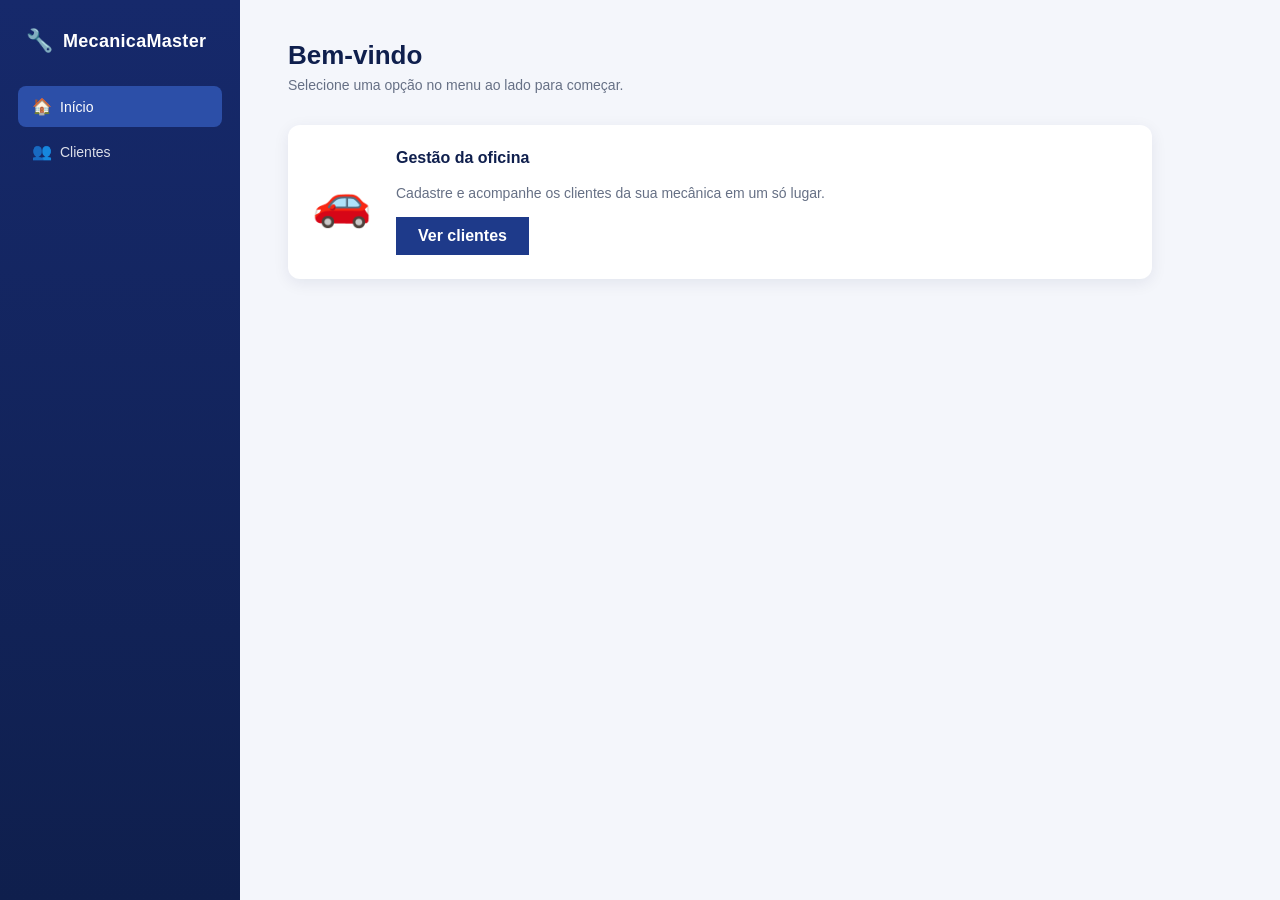
<file: MecanicaMaster.Web/index.html>
<!DOCTYPE html>
<html lang="pt-br">
<head>
  <meta charset="UTF-8">
  <title>MecanicaMaster</title>
  <link rel="stylesheet" href="css/style.css">
</head>
<body>

  <div class="layout">

    <aside class="sidebar">
      <div class="marca">
        <span class="icone">🔧</span>
        <h2>MecanicaMaster</h2>
      </div>
      <nav>
        <a href="index.html" class="ativo"><span class="icone">🏠</span> Início</a>
        <a href="pages/clientes.html"><span class="icone">👥</span> Clientes</a>
      </nav>
    </aside>

    <main class="conteudo">
      <h1>Bem-vindo</h1>
      <p class="subtitulo">Selecione uma opção no menu ao lado para começar.</p>

      <div class="card boas-vindas">
        <span class="emoji">🚗</span>
        <div>
          <h2>Gestão da oficina</h2>
          <p class="subtitulo" style="margin-bottom: 0;">Cadastre e acompanhe os clientes da sua mecânica em um só lugar.</p>
          <a href="pages/clientes.html" class="btn-primario" style="display:inline-block; text-decoration:none;">Ver clientes</a>
        </div>
      </div>
    </main>

  </div>

</body>
</html>
</file>
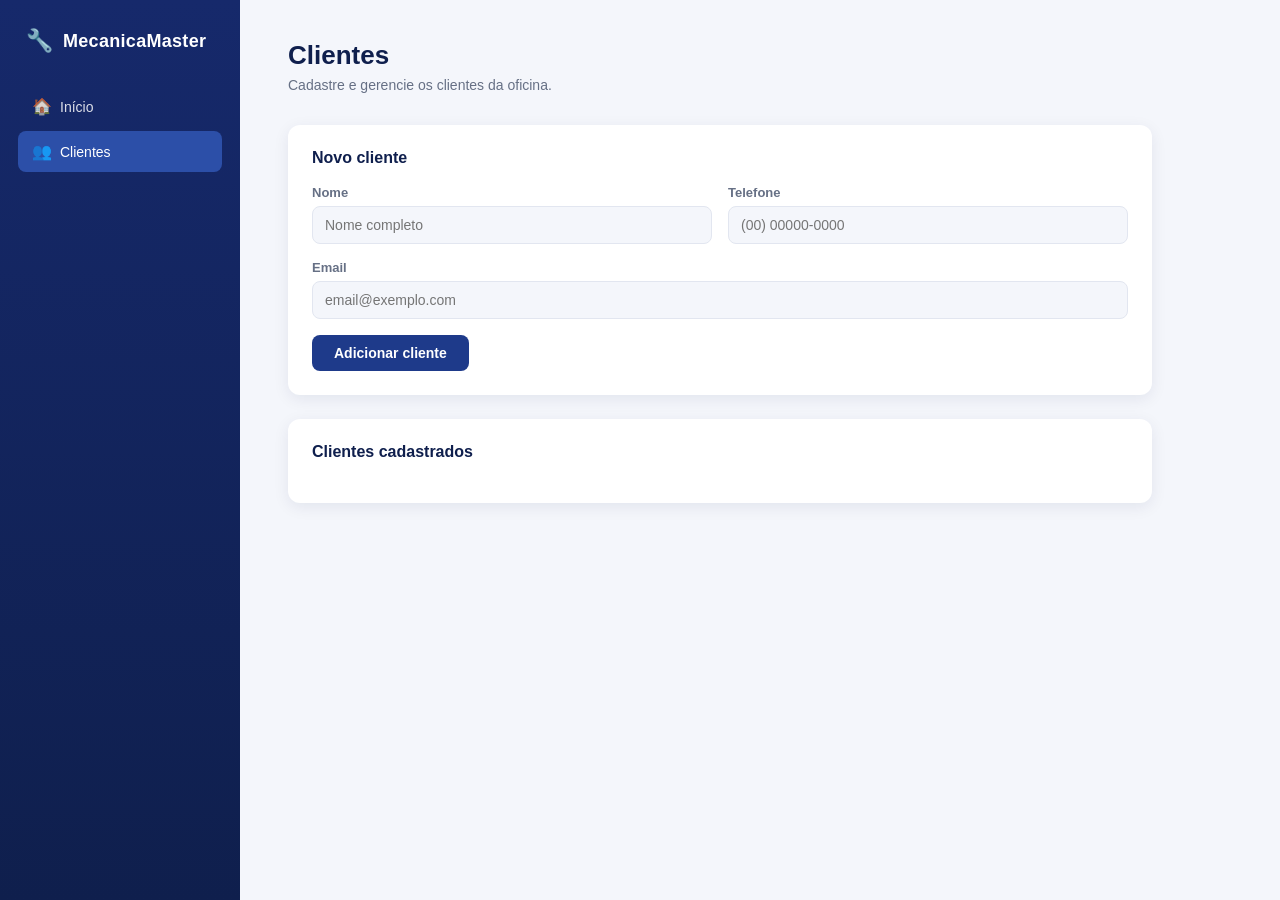
<file: MecanicaMaster.Web/pages/clientes.html>
<!DOCTYPE html>
<html lang="pt-br">
<head>
  <meta charset="UTF-8">
  <title>Clientes - MecanicaMaster</title>
  <link rel="stylesheet" href="../css/style.css">
</head>
<body>

  <div class="layout">

    <aside class="sidebar">
      <div class="marca">
        <span class="icone">🔧</span>
        <h2>MecanicaMaster</h2>
      </div>
      <nav>
        <a href="../index.html"><span class="icone">🏠</span> Início</a>
        <a href="clientes.html" class="ativo"><span class="icone">👥</span> Clientes</a>
      </nav>
    </aside>

    <main class="conteudo">
      <h1>Clientes</h1>
      <p class="subtitulo">Cadastre e gerencie os clientes da oficina.</p>

      <div class="card">
        <h2>Novo cliente</h2>
        <form id="form-cliente">
          <div class="linha-form">
            <div class="campo">
              <label for="nome">Nome</label>
              <input type="text" id="nome" placeholder="Nome completo" required>
            </div>
            <div class="campo">
              <label for="telefone">Telefone</label>
              <input type="tel" id="telefone" placeholder="(00) 00000-0000" required>
            </div>
          </div>
          <div class="campo">
            <label for="email">Email</label>
            <input type="email" id="email" placeholder="email@exemplo.com">
          </div>
          <button type="submit" class="btn-primario">Adicionar cliente</button>
        </form>
      </div>

      <div class="card">
        <h2>Clientes cadastrados</h2>
        <ul id="lista-clientes"></ul>
      </div>
    </main>

  </div>

  <script src="../js/api/clientesApi.js"></script>
  <script src="../js/clientes.js"></script>
</body>
</html>
</file>
<file: MecanicaMaster.Web/css/style.css>
:root {
  --azul-900: #0f1f4d;
  --azul-800: #16296b;
  --azul-700: #1e3a8a;
  --azul-600: #2c4fa8;
  --azul-500: #3b5fc4;
  --azul-100: #e8edfc;
  --texto: #1c2340;
  --texto-suave: #667085;
  --fundo: #f4f6fb;
  --branco: #ffffff;
  --borda: #e2e6f0;
  --vermelho: #e5484d;
  --vermelho-escuro: #c53030;
  --sombra: 0 4px 16px rgba(15, 31, 77, 0.08);
  --sombra-hover: 0 8px 24px rgba(15, 31, 77, 0.12);
  --raio: 12px;
}

* {
  box-sizing: border-box;
}

body {
  font-family: "Segoe UI", Roboto, Arial, sans-serif;
  margin: 0;
  padding: 0;
  color: var(--texto);
  background-color: var(--fundo);
}

.layout {
  display: flex;
  min-height: 100vh;
}

/* Sidebar */
.sidebar {
  width: 240px;
  flex-shrink: 0;
  background: linear-gradient(180deg, var(--azul-800) 0%, var(--azul-900) 100%);
  color: white;
  padding: 28px 18px;
  display: flex;
  flex-direction: column;
}

.sidebar .marca {
  display: flex;
  align-items: center;
  gap: 10px;
  padding: 0 8px;
  margin-bottom: 32px;
}

.sidebar .marca .icone {
  font-size: 22px;
}

.sidebar h2 {
  font-size: 18px;
  font-weight: 700;
  margin: 0;
  letter-spacing: 0.3px;
}

.sidebar nav {
  display: flex;
  flex-direction: column;
  gap: 4px;
}

.sidebar nav a {
  display: flex;
  align-items: center;
  gap: 10px;
  color: rgba(255, 255, 255, 0.85);
  text-decoration: none;
  padding: 11px 14px;
  border-radius: 8px;
  font-size: 14px;
  font-weight: 500;
  transition: background-color 0.15s ease, color 0.15s ease;
}

.sidebar nav a .icone {
  font-size: 16px;
  width: 18px;
  text-align: center;
}

.sidebar nav a:hover {
  background-color: rgba(255, 255, 255, 0.08);
  color: white;
}

.sidebar nav a.ativo {
  background-color: var(--azul-600);
  color: white;
}

/* Conteúdo principal */
.conteudo {
  flex: 1;
  padding: 40px 48px;
  max-width: 960px;
}

.conteudo h1 {
  font-size: 26px;
  font-weight: 700;
  margin: 0 0 6px;
  color: var(--azul-900);
}

.subtitulo {
  color: var(--texto-suave);
  margin: 0 0 32px;
  font-size: 14px;
}

/* Cards */
.card {
  background: var(--branco);
  border-radius: var(--raio);
  box-shadow: var(--sombra);
  padding: 24px;
  margin-bottom: 24px;
}

.card h2 {
  font-size: 16px;
  font-weight: 700;
  margin: 0 0 18px;
  color: var(--azul-900);
}

/* Página inicial */
.boas-vindas {
  display: flex;
  align-items: center;
  gap: 24px;
}

.boas-vindas .emoji {
  font-size: 48px;
}

.boas-vindas .btn-primario {
  margin-top: 16px;
}

/* Formulário */
form {
  display: flex;
  flex-direction: column;
  gap: 16px;
}

.campo {
  display: flex;
  flex-direction: column;
  gap: 6px;
}

.campo label {
  font-size: 13px;
  font-weight: 600;
  color: var(--texto-suave);
}

.linha-form {
  display: grid;
  grid-template-columns: 1fr 1fr;
  gap: 16px;
}

input, button {
  font-family: inherit;
  font-size: 14px;
}

input[type="text"], input[type="email"], input[type="tel"] {
  padding: 10px 12px;
  border: 1px solid var(--borda);
  border-radius: 8px;
  background-color: var(--fundo);
  color: var(--texto);
  outline: none;
  transition: border-color 0.15s ease, box-shadow 0.15s ease;
}

input[type="text"]:focus, input[type="email"]:focus, input[type="tel"]:focus {
  border-color: var(--azul-500);
  box-shadow: 0 0 0 3px var(--azul-100);
  background-color: var(--branco);
}

button {
  cursor: pointer;
  border: none;
  border-radius: 8px;
  transition: background-color 0.15s ease, transform 0.05s ease;
}

button:active {
  transform: scale(0.98);
}

.btn-primario {
  align-self: flex-start;
  padding: 10px 22px;
  background-color: var(--azul-700);
  color: white;
  font-weight: 600;
}

.btn-primario:hover {
  background-color: var(--azul-600);
}

/* Lista de clientes */
ul#lista-clientes {
  list-style: none;
  padding: 0;
  margin: 0;
  display: flex;
  flex-direction: column;
  gap: 10px;
}

.cliente-item {
  display: flex;
  justify-content: space-between;
  align-items: center;
  padding: 14px 16px;
  border: 1px solid var(--borda);
  border-radius: 10px;
  background-color: var(--fundo);
  transition: box-shadow 0.15s ease, border-color 0.15s ease;
}

.cliente-item:hover {
  box-shadow: var(--sombra-hover);
  border-color: var(--azul-100);
}

.cliente-info {
  display: flex;
  align-items: center;
  gap: 12px;
}

.cliente-avatar {
  width: 38px;
  height: 38px;
  border-radius: 50%;
  background-color: var(--azul-100);
  color: var(--azul-700);
  display: flex;
  align-items: center;
  justify-content: center;
  font-weight: 700;
  font-size: 14px;
  flex-shrink: 0;
}

.cliente-textos {
  display: flex;
  flex-direction: column;
}

.cliente-nome {
  font-weight: 600;
  font-size: 14px;
  color: var(--texto);
}

.cliente-telefone {
  font-size: 13px;
  color: var(--texto-suave);
}

.btn-excluir {
  padding: 7px 14px;
  background-color: transparent;
  color: var(--vermelho);
  border: 1px solid var(--vermelho);
  font-weight: 600;
  font-size: 13px;
}

.btn-excluir:hover {
  background-color: var(--vermelho);
  color: white;
}

.lista-vazia {
  text-align: center;
  color: var(--texto-suave);
  padding: 32px 0;
  font-size: 14px;
}
</file>
